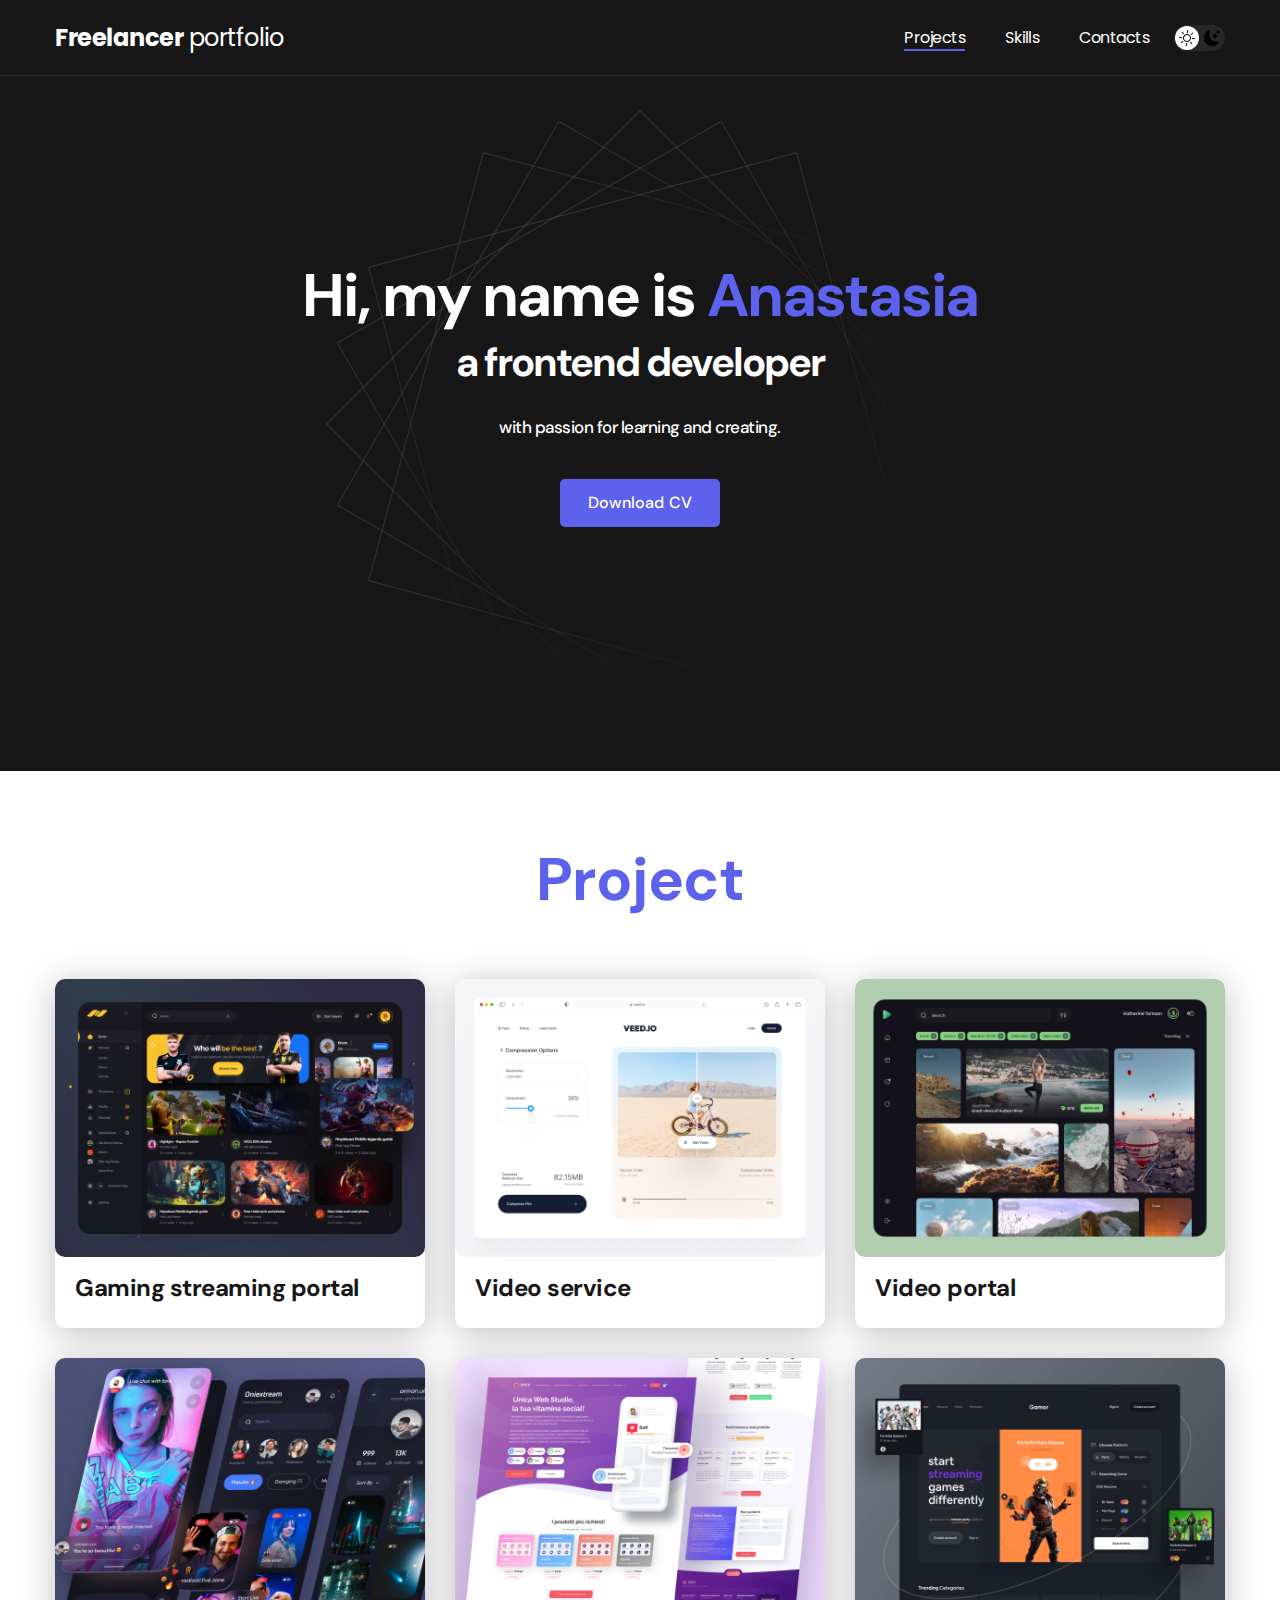
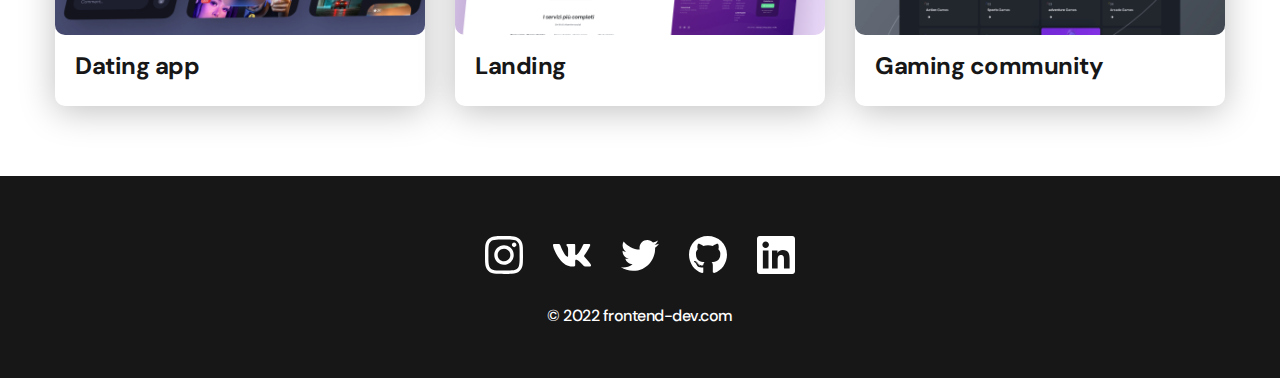
<file: index.html>
<!DOCTYPE html>
<html lang="en">
<head>
    <meta charset="UTF-8">
    <meta http-equiv="X-UA-Compatible" content="IE=edge">
    <meta name="viewport" content="width=device-width, initial-scale=1.0">
    <link rel="stylesheet" href="./style/reset.css">
    <link rel="stylesheet" href="./style/style.css">
    <link rel="stylesheet" href="./style/media.css">
    <title>Freelancer portfolio</title>
</head>
<body>
    <nav class="nav">
        <div class="container">
            <div class="nav-wrapper">
                <div class="nav-logo">
                    <a href="./index.html"><strong>Freelancer</strong> portfolio</a>
                </div>
                <div class="nav-icon">
                    <span></span>
                </div>
                <ul class="nav-list">
                    <li><a href="./index.html" class="nav-list_link nav-list_link--active">Projects</a></li>
                    <li><a href="./skills.html" class="nav-list_link">Skills</a></li>
                    <li><a href="./contacts.html" class="nav-list_link">Contacts</a></li>   
                </ul>
                <button class="dark-mode-btn">
                    <img src="./icons/Sun.svg" alt="" class="dark-mode-btn_icon dark-mode-btn_icon_active">
                    <img src="./icons/Moon.svg" alt="" class="dark-mode-btn_icon">
                </button>
            </div>
        </div>
    </nav>

    <header class="header">
        <div class="header-wrapper">
            <h1 class="header-title">
                Hi, my name is <em>Anastasia</em> <br>
                <strong>a frontend developer</strong>
            </h1>
            <div class="header-text">
                <p>with passion for learning and creating.</p>
            </div>
            <button class="btn"><a href="#!">Download CV</a></button>
        </div>
    </header>   

    <main class="main">
        <div class="container">
            <h2 class="title-1">Project</h2>
            <div class="projects">
                <div class="project">
                    <a href="./project-page.html">
                        <img src="./img/01.jpg" alt="Project-1" class="project-img">
                        <h3 class="project-title">Gaming streaming portal</h3>
                    </a>
                </div>
                <div class="project">
                    <a href="./project-page.html">
                        <img src="./img/02.jpg" alt="Project-1" class="project-img">
                        <h3 class="project-title">Video service</h3>
                    </a>
                </div>
                <div class="project">
                    <a href="./project-page.html">
                        <img src="./img/03.jpg" alt="Project-1" class="project-img">
                        <h3 class="project-title">Video portal</h3>
                    </a>
                </div>
                <div class="project">
                    <a href="./project-page.html">
                        <img src="./img/04.jpg" alt="Project-1" class="project-img">
                        <h3 class="project-title">Dating app</h3>
                    </a>
                </div>
                <div class="project">
                    <a href="./project-page.html">
                        <img src="./img/05.jpg" alt="Project-1" class="project-img">
                        <h3 class="project-title">Landing</h3>
                    </a>
                </div>
                <div class="project">
                    <a href="./project-page.html">
                        <img src="./img/06.jpg" alt="Project-1" class="project-img">
                        <h3 class="project-title">Gaming community</h3>
                    </a>
                </div>
            </div>
        </div>
    </main>

    <footer class="footer">
        <div class="container">
            <div class="footer-wrapper">
                <ul class="social">
                    <li class="social-item">
                        <a href="#!">
                            <img src="./icons/vk.svg" alt="">
                        </a>
                    </li>
                    <li class="social-item">
                        <a href="#!">
                            <img src="./icons/instagram.svg" alt="">
                        </a>
                    </li>
                    <li class="social-item">
                        <a href="#!">
                            <img src="./icons/twitter.svg" alt="">
                        </a>
                    </li>
                    <li class="social-item">
                        <a href="#!">
                            <img src="./icons/gitHub.svg" alt="">
                        </a>
                    </li>
                    <li class="social-item">
                        <a href="#!">
                            <img src="./icons/linkedIn.svg" alt="">
                        </a>
                    </li>
                </ul>
                <div class="copyright">
                    <p>© 2022 frontend-dev.com</p>
                </div>
            </div>
        </div>
    </footer>

    <script src="./js/main.js"></script>
</body>
</html>
</file>
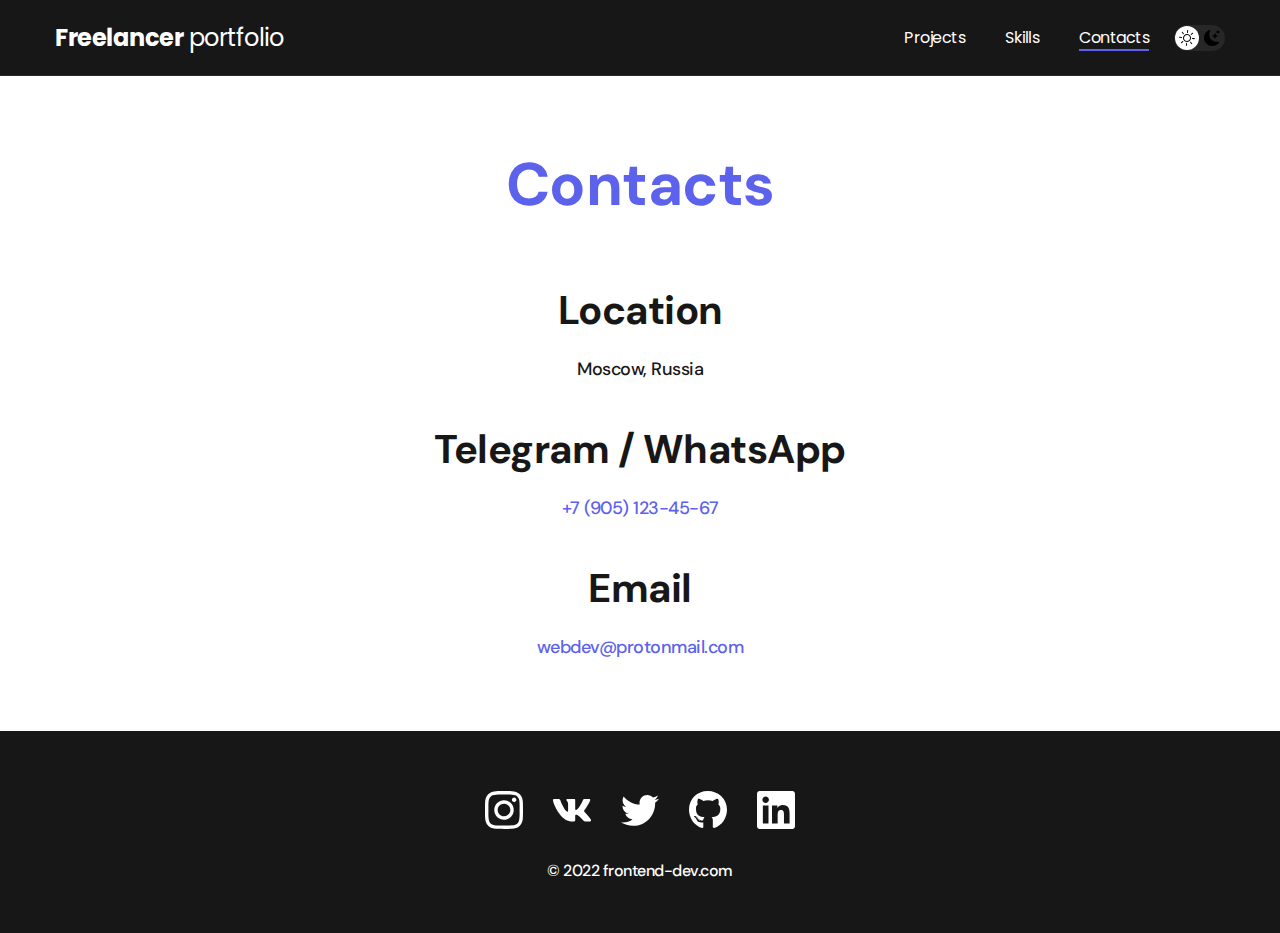
<file: contacts.html>
<!DOCTYPE html>
<html lang="en">
<head>
    <meta charset="UTF-8">
    <meta http-equiv="X-UA-Compatible" content="IE=edge">
    <meta name="viewport" content="width=device-width, initial-scale=1.0">
    <link rel="stylesheet" href="./style/reset.css">
    <link rel="stylesheet" href="./style/style.css">
    <link rel="stylesheet" href="./style/media.css">
    <title>Freelancer portfolio</title>
</head>

<body>
    <nav class="nav">
        <div class="container">
            <div class="nav-wrapper">
                <div class="nav-logo">
                    <a href="./index.html"><strong>Freelancer</strong> portfolio</a>
                </div>
                <div class="nav-icon">
                    <span></span>
                </div>
                <ul class="nav-list">
                    <li><a href="./index.html" class="nav-list_link">Projects</a></li>
                    <li><a href="./skills.html" class="nav-list_link">Skills</a></li>
                    <li><a href="./contacts.html" class="nav-list_link nav-list_link--active">Contacts</a></li>   
                </ul>
                <button class="dark-mode-btn">
                    <img src="./icons/Sun.svg" alt="" class="dark-mode-btn_icon dark-mode-btn_icon_active">
                    <img src="./icons/Moon.svg" alt="" class="dark-mode-btn_icon">
                </button>
            </div>
        </div>
    </nav>
    
    <main class="main">
        <div class="container">
            <h1 class="title-1">Contacts</h1>

            <div class="content-items">
                <div class="content-item">
                    <h2 class="title-2">Location</h2>
                    <p>Moscow, Russia</p>
                </div>

                <div class="content-item">
                    <h2 class="title-2">Telegram / WhatsApp</h2>
                    <p><a href="tel:+79051234567">+7 (905) 123-45-67</a></p>
                </div>

                <div class="content-item">
                    <h2 class="title-2">Email</h2>
                    <p><a href="mailto:webdev@protonmail.com">webdev@protonmail.com</a></p>
                </div>
            </div>
        </div>
    </main>

    <footer class="footer">
        <div class="container">
            <div class="footer-wrapper">
                <ul class="social">
                    <li class="social-item">
                        <a href="#!">
                            <img src="./icons/vk.svg" alt="">
                        </a>
                    </li>
                    <li class="social-item">
                        <a href="#!">
                            <img src="./icons/instagram.svg" alt="">
                        </a>
                    </li>
                    <li class="social-item">
                        <a href="#!">
                            <img src="./icons/twitter.svg" alt="">
                        </a>
                    </li>
                    <li class="social-item">
                        <a href="#!">
                            <img src="./icons/gitHub.svg" alt="">
                        </a>
                    </li>
                    <li class="social-item">
                        <a href="#!">
                            <img src="./icons/linkedIn.svg" alt="">
                        </a>
                    </li>
                </ul>
                <div class="copyright">
                    <p>© 2022 frontend-dev.com</p>
                </div>
            </div>
        </div>
    </footer>

    <script src="./js/main.js"></script>
</body>
</file>
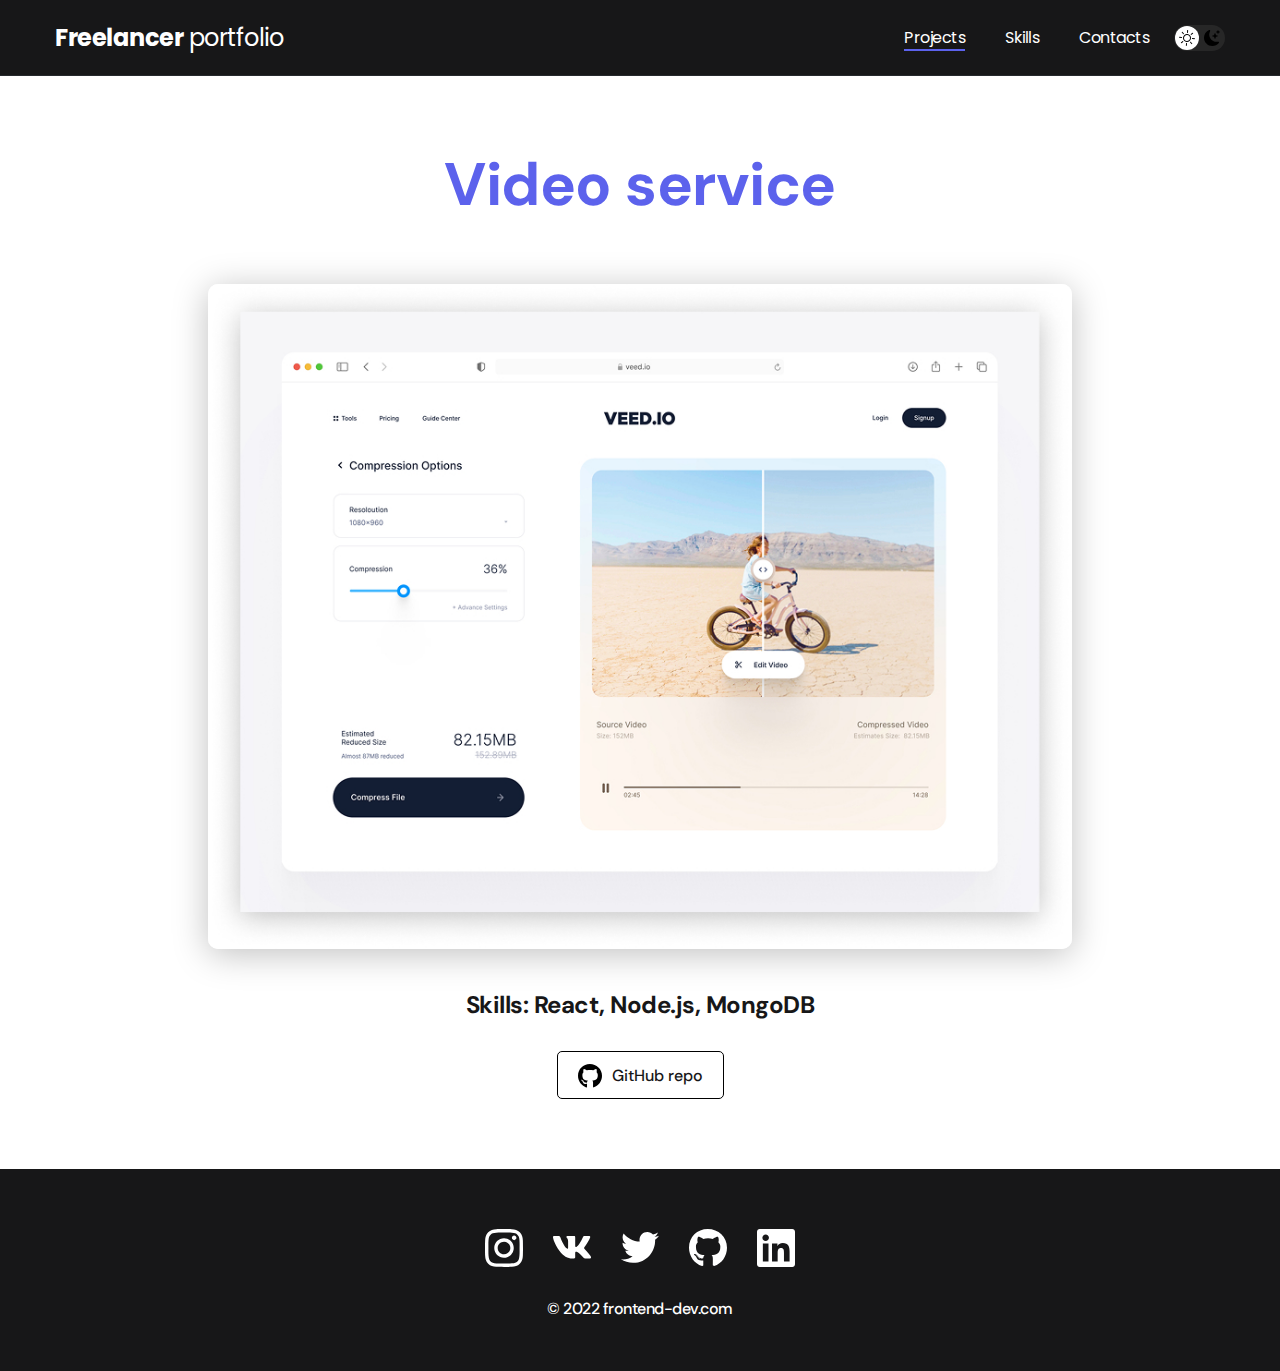
<file: project-page.html>
<!DOCTYPE html>
<html lang="en">
<head>
    <meta charset="UTF-8">
    <meta http-equiv="X-UA-Compatible" content="IE=edge">
    <meta name="viewport" content="width=device-width, initial-scale=1.0">
    <link rel="stylesheet" href="./style/reset.css">
    <link rel="stylesheet" href="./style/style.css">
    <link rel="stylesheet" href="./style/media.css">
    <title>Freelancer portfolio</title>
</head>

<body>
    <nav class="nav">
        <div class="container">
            <div class="nav-wrapper">
                <div class="nav-logo">
                    <a href="./index.html"><strong>Freelancer</strong> portfolio</a>
                </div>
                <div class="nav-icon">
                    <span></span>
                </div>
                <ul class="nav-list">
                    <li><a href="./index.html" class="nav-list_link nav-list_link--active">Projects</a></li>
                    <li><a href="./skills.html" class="nav-list_link">Skills</a></li>
                    <li><a href="./contacts.html" class="nav-list_link">Contacts</a></li>   
                </ul>
                <button class="dark-mode-btn">
                    <img src="./icons/Sun.svg" alt="" class="dark-mode-btn_icon dark-mode-btn_icon_active">
                    <img src="./icons/Moon.svg" alt="" class="dark-mode-btn_icon">
                </button>
            </div>
        </div>
    </nav>

    <main class="main">
        <div class="container">
            <div class="project-ditails">
                <h1 class="title-1">Video service</h1>

                <img src="./img/01-project.jpg" alt="" class="project-ditails_cover">
                <div class="project-ditails_desc">
                    <p>Skills: React, Node.js, MongoDB</p>
                </div>

                <button class="btn-outline">
                    <a href="">
                        <img src="./icons/gitHub-black.svg" alt="">
                        GitHub repo
                    </a>
                </button>
            </div>
        </div>
    </main>

    <footer class="footer">
        <div class="container">
            <div class="footer-wrapper">
                <ul class="social">
                    <li class="social-item">
                        <a href="#!">
                            <img src="./icons/vk.svg" alt="">
                        </a>
                    </li>
                    <li class="social-item">
                        <a href="#!">
                            <img src="./icons/instagram.svg" alt="">
                        </a>
                    </li>
                    <li class="social-item">
                        <a href="#!">
                            <img src="./icons/twitter.svg" alt="">
                        </a>
                    </li>
                    <li class="social-item">
                        <a href="#!">
                            <img src="./icons/gitHub.svg" alt="">
                        </a>
                    </li>
                    <li class="social-item">
                        <a href="#!">
                            <img src="./icons/linkedIn.svg" alt="">
                        </a>
                    </li>
                </ul>
                <div class="copyright">
                    <p>© 2022 frontend-dev.com</p>
                </div>
            </div>
        </div>
    </footer>

    <script src="./js/main.js"></script>
</body>
</file>
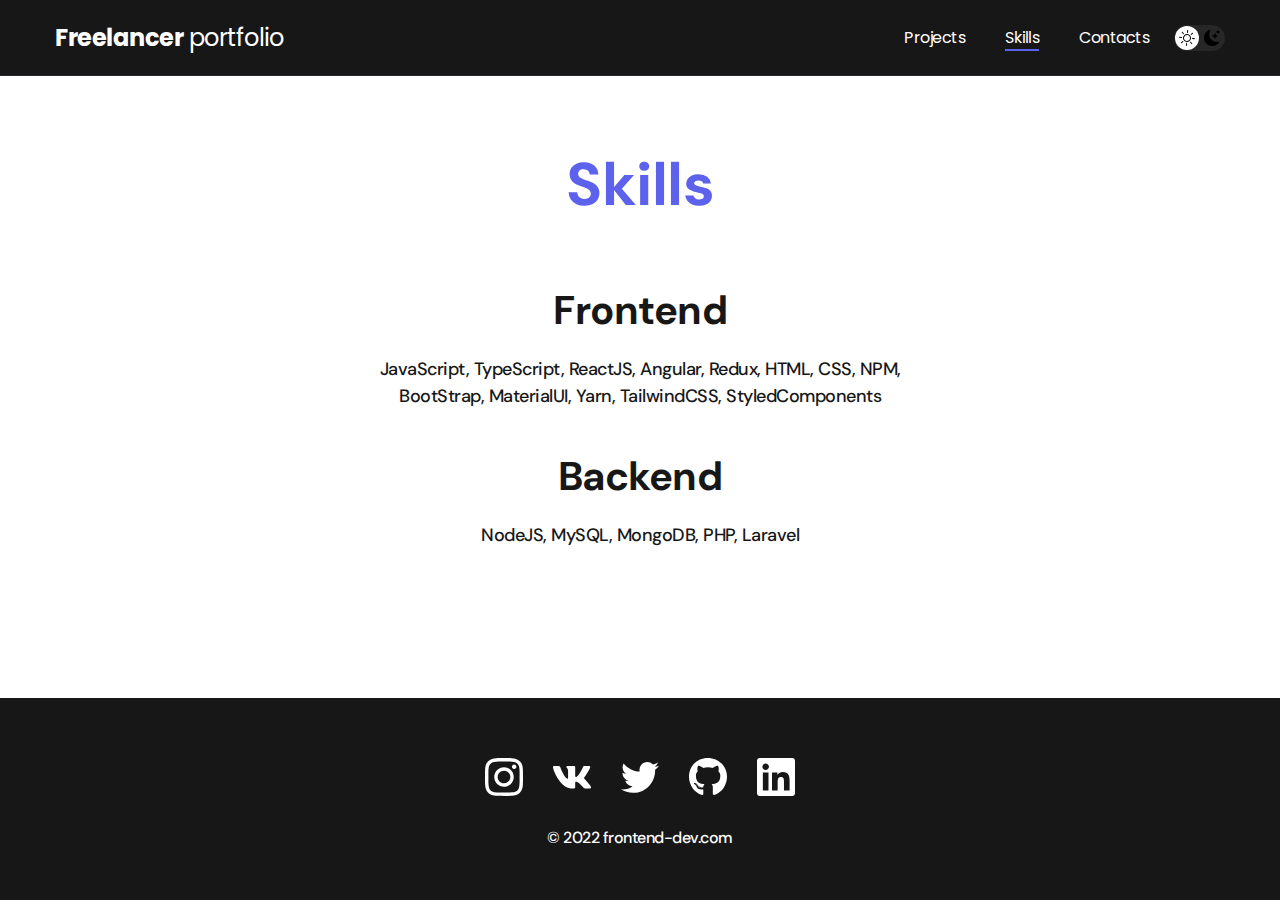
<file: skills.html>
<!DOCTYPE html>
<html lang="en">
<head>
    <meta charset="UTF-8">
    <meta http-equiv="X-UA-Compatible" content="IE=edge">
    <meta name="viewport" content="width=device-width, initial-scale=1.0">
    <link rel="stylesheet" href="./style/reset.css">
    <link rel="stylesheet" href="./style/style.css">
    <link rel="stylesheet" href="./style/media.css">
    <title>Freelancer portfolio</title>
</head>
<body>
    <nav class="nav">
        <div class="container">
            <div class="nav-wrapper">
                <div class="nav-logo">
                    <a href="./index.html"><strong>Freelancer</strong> portfolio</a>
                </div>
                <div class="nav-icon">
                    <span></span>
                </div>
                <ul class="nav-list">
                    <li><a href="./index.html" class="nav-list_link">Projects</a></li>
                    <li><a href="./skills.html" class="nav-list_link nav-list_link--active">Skills</a></li>
                    <li><a href="./contacts.html" class="nav-list_link">Contacts</a></li>   
                </ul>
                <button class="dark-mode-btn">
                    <img src="./icons/Sun.svg" alt="" class="dark-mode-btn_icon dark-mode-btn_icon_active">
                    <img src="./icons/Moon.svg" alt="" class="dark-mode-btn_icon">
                </button>
            </div>
        </div>
    </nav>
    
    <main class="main">
        <div class="container">
            <h1 class="title-1">Skills</h1>
            <div class="content-items">
                <div class="content-item">
                    <h2 class="title-2">Frontend</h2>
                    <p>JavaScript, TypeScript, ReactJS, Angular, Redux, HTML, CSS, NPM, BootStrap, MaterialUI, Yarn, TailwindCSS, StyledComponents</p>
                </div>

                <div class="content-item">
                    <h2 class="title-2">Backend</h2>
                    <p>NodeJS, MySQL, MongoDB, PHP, Laravel</p>
                </div>
            </div>
        </div>
    </main>

    <footer class="footer">
        <div class="container">
            <div class="footer-wrapper">
                <ul class="social">
                    <li class="social-item">
                        <a href="#!">
                            <img src="./icons/vk.svg" alt="">
                        </a>
                    </li>
                    <li class="social-item">
                        <a href="#!">
                            <img src="./icons/instagram.svg" alt="">
                        </a>
                    </li>
                    <li class="social-item">
                        <a href="#!">
                            <img src="./icons/twitter.svg" alt="">
                        </a>
                    </li>
                    <li class="social-item">
                        <a href="#!">
                            <img src="./icons/gitHub.svg" alt="">
                        </a>
                    </li>
                    <li class="social-item">
                        <a href="#!">
                            <img src="./icons/linkedIn.svg" alt="">
                        </a>
                    </li>
                </ul>
                <div class="copyright">
                    <p>© 2022 frontend-dev.com</p>
                </div>
            </div>
        </div>
    </footer>

    <script src="./js/main.js"></script>
</body>
</file>
<file: style/media.css>
@media (max-width: 767px) {
  /* NAV ACTIVE */
  .nav-icon {
    display: block;
    position: relative;
    z-index: 4;
    width: 30px;
    height: 18px;
    cursor: pointer;
  }
  .nav-icon span,
.nav-icon::before,
.nav-icon::after {
    position: absolute;
    width: 100%;
    height: 2px;
    background-color: #FFFFFF;
    transition: all 0.3s ease-out;
  }
  .nav-icon::before {
    content: "";
    top: 0;
  }
  .nav-icon::after {
    content: "";
    bottom: 0;
  }
  .nav-icon span {
    top: 8px;
  }
  .nav-icon.active span {
    display: none;
  }
  .nav-icon.active::before {
    top: 50%;
    transform: rotate(-45deg) translate(0px, -50%);
  }
  .nav-icon.active::after {
    bottom: 50%;
    transform: rotate(45deg) translate(0px, 50%);
  }
  .nav-list {
    position: fixed;
    left: 0;
    top: -100%;
    height: 100%;
    width: 100%;
    background-color: rgba(0, 0, 0, 0.794);
    padding: 100px 40px 40px 40px;
    transition: all 0.3s ease 0s;
    overflow: auto;
  }
  .active {
    top: 0;
  }
  .nav-list {
    display: flex;
    flex-direction: column;
    row-gap: 20px;
    font-size: 24px;
  }
  /* NAV ACTIVE */
  .title-1 {
    margin-bottom: 30px;
  }
  .title-2 {
    margin-bottom: 15px;
  }
}
@media (max-width: 375px) {
  .social {
    gap: 20px;
  }
  .social-item {
    width: 28px;
  }
}/*# sourceMappingURL=media.css.map */
</file>
<file: style/style.css>
@charset "UTF-8";
@import url(./reset.css);
@font-face {
  font-family: "DM Sans";
  src: url("/fonts/DMSans_18pt-Bold.woff") format("woff");
  font-weight: 700;
  font-style: normal;
  font-display: swap;
}
@font-face {
  font-family: "DM Sans";
  src: url("/fonts/DMSans_18pt-Medium.woff") format("woff");
  font-weight: 500;
  font-style: normal;
  font-display: swap;
}
@font-face {
  font-family: "Poppins";
  src: url("/fonts/Poppins-Bold.woff") format("woff");
  font-weight: 700;
  font-style: normal;
  font-display: swap;
}
@font-face {
  font-family: "Poppins";
  src: url("/fonts/Poppins-Regular.woff") format("woff");
  font-weight: 400;
  font-style: normal;
  font-display: swap;
}
/* переменые */
:root {
  --blackpure: #000;
  --black: #171718;
  --black-border: #26292D;
  --white: #fff;
  --purple: #5C62EC;
  /* Light mode */
  --page-bg: var(--white);
  --text-color: var(--black);
  --title-1: var(--purple);
  --project-card-bg: var(--white);
  --project-card-text: var(--black);
  --box-shadow: 0px 5px 35px rgba(0, 0, 0, 0.25);
}

/* Dark mode */
.dark {
  /* Dark mode */
  --page-bg: #252526;
  --text-color: var(--white);
  --project-card-bg: var(--black);
  --project-card-text: var(--white);
  --box-shadow: 0px 5px 35px rgba(0, 0, 0, 0.8);
}

/* общие классы */
html, body {
  display: flex;
  flex-direction: column;
  letter-spacing: -0.5px;
  font-family: "DM Sans", sans-serif;
  min-height: 100vh;
  background-color: var(--page-bg);
  color: var(--text-color);
}

body.lock {
  overflow: hidden;
}

a {
  color: #ffffff;
}

.container {
  max-width: 1200px;
  margin: 0 auto;
  padding: 0 15px;
}

.title-1 {
  margin-bottom: 60px;
  font-size: clamp(45px, 5vw, 60px);
  line-height: 1.3;
  font-weight: 700;
  text-align: center;
  color: #5C62EC;
}

.title-2 {
  margin-bottom: 20px;
  font-size: clamp(30px, 3.33vw, 40px);
  font-weight: 700;
  line-height: 1.3;
}

.btn {
  height: 48px;
  padding: 12px 28px;
  border-radius: 5px;
  letter-spacing: 0.15px;
  font-size: 16px;
  font-weight: 500;
  background-color: #5C62EC;
  transition: opacity 0.2s ease-in;
}
.btn:hover {
  background-color: transparent;
  border: 1px solid #5C62EC;
}
.btn:active {
  position: relative;
  top: 1px;
}

.btn-outline {
  height: 48px;
  padding: 12px 20px;
  border-radius: 5px;
  border: 1px solid #000000;
  transition: all 0.2s ease-in;
  background-color: var(--white);
}
.btn-outline a {
  display: flex;
  -moz-column-gap: 10px;
       column-gap: 10px;
  align-items: center;
  color: #171718;
}
.btn-outline:hover {
  border: 1px solid #5C62EC;
}
.btn-outline:active {
  position: relative;
  top: 1px;
}

/* NAV */
.nav {
  padding: 20px 0;
  border-bottom: 1px solid #26292D;
  background-color: #171718;
}

.nav-wrapper {
  display: flex;
  justify-content: flex-end;
  align-items: center;
  font-family: "Poppins", sans-serif;
  font-weight: 400;
}

.nav-logo {
  font-size: 24px;
  margin-right: auto;
}
.nav-logo strong {
  font-weight: 700;
}

.nav-list {
  display: flex;
  -moz-column-gap: 40px;
       column-gap: 40px;
  font-size: 16px;
}

.nav-list_link {
  transition: all 0.2s ease-in;
}
.nav-list_link:hover {
  color: #c7c7da;
}

.nav-list_link--active {
  position: relative;
}
.nav-list_link--active::before {
  content: "";
  position: absolute;
  left: 0;
  top: 100%;
  display: block;
  height: 2px;
  width: 100%;
  background-color: #5C62EC;
}

/* NAV ACTIVE */
.nav-icon {
  display: none;
}

/* NAV ACTIVE */
/* DARK MODE BTN */
.dark-mode-btn {
  display: flex;
  justify-content: space-between;
  position: relative;
  width: 51px;
  height: 26px;
  padding: 5px;
  margin-left: 25px;
  background-color: #272727;
  border-radius: 30px;
}

.dark-mode-btn::before {
  content: "";
  display: block;
  position: absolute;
  top: 1px;
  left: 1px;
  width: 24px;
  height: 24px;
  border-radius: 50%;
  background-color: #ffffff;
  transition: all 0.2s ease-in;
}

.dark-mode-btn_icon {
  position: relative;
  z-index: 9;
}

.dark-mode-btn_active::before {
  left: 26px;
}

.dark-mode-btn_icon {
  transition: all 0.2s ease-in;
}

.dark-mode-btn_icon_active {
  transform: rotateZ(50deg);
}

/* DARK MODE BTN */
/* HEADER */
.header {
  min-height: 695px;
  background-color: #171718;
  color: #ffffff;
  padding-top: 190px;
  background-image: url("./../img/header-bg.png");
  background-repeat: no-repeat;
  background-size: auto;
  background-position: center;
}

.header-wrapper {
  padding: 0 15px;
  text-align: center;
}

.header-title {
  margin-bottom: 30px;
  font-size: clamp(40px, 5vw, 60px);
  font-weight: 700;
  line-height: 1;
  letter-spacing: -2px;
  color: #ffffff;
}
.header-title strong {
  font-size: clamp(27px, 3.33vw, 40px);
}
.header-title em {
  font-style: normal;
  color: #5C62EC;
}

.header-text {
  margin-bottom: 40px;
}
.header-text p {
  font-size: 17px;
  font-weight: 500;
  line-height: 1.333;
}

.header-text p + p {
  margin-top: 0.5em;
}

.btn {
  height: 48px;
  padding: 12px 28px;
  border-radius: 5px;
  letter-spacing: 0.15px;
  font-size: 16px;
  font-weight: 500;
  background-color: #5C62EC;
  transition: opacity 0.2s ease-in;
}
.btn:hover {
  background-color: transparent;
  border: 1px solid #5C62EC;
}
.btn:active {
  position: relative;
  top: 1px;
}

/* PROJECT */
.main {
  padding: 70px 0;
}

.projects {
  display: flex;
  flex-wrap: wrap;
  align-items: center;
  justify-content: center;
  gap: 30px;
}

.project {
  max-width: 370px;
  background-color: var(--project-card-bg);
  box-shadow: var(--box-shadow);
  border-radius: 10px;
}
.project .project-img {
  border-radius: 10px;
}
.project .project-title {
  padding: 15px 20px 25px;
  font-weight: 700;
  font-size: 24px;
  line-height: 1.3;
  color: var(--project-card-text);
}

/* FOOTER */
.footer {
  background-color: #171718;
  padding: 60px 0 50px;
  margin-top: auto;
}

.footer-wrapper {
  display: flex;
  flex-direction: column;
  align-items: center;
  row-gap: 30px;
}

.social {
  display: flex;
  align-items: center;
  -moz-column-gap: 30px;
       column-gap: 30px;
}

.copyright p {
  color: #ffffff;
  font-weight: 500;
  line-height: 1.5;
}

/* project ditails */
.project-ditails {
  display: flex;
  flex-direction: column;
  align-items: center;
  text-align: center;
  max-width: 865px;
  margin: 0 auto;
}

.project-ditails_cover {
  max-width: 100%;
  margin-bottom: 40px;
  box-shadow: 0px 5px 35px rgba(0, 0, 0, 0.25);
  border-radius: 10px;
}

.project-ditails_desc p {
  font-weight: 700;
  font-size: 24px;
  line-height: 1.3;
  margin-bottom: 30px;
}

.btn-outline a {
  color: #171718;
}

/* SKILLS */
.content-items {
  display: flex;
  flex-direction: column;
  align-items: center;
  text-align: center;
  row-gap: 40px;
  margin: 0 auto;
  max-width: 570px;
}

.content-item P {
  font-size: clamp(16px, 1.5vw, 18px);
  line-height: 1.5;
  font-weight: 500;
}

.content-item p + p {
  margin-top: 0.5em;
}

/* CONTACTS */
.content-item a {
  color: #5C62EC;
  transition: all 0.2s ease-in;
}
.content-item a:hover {
  opacity: 0.8;
}/*# sourceMappingURL=style.css.map */
</file>
